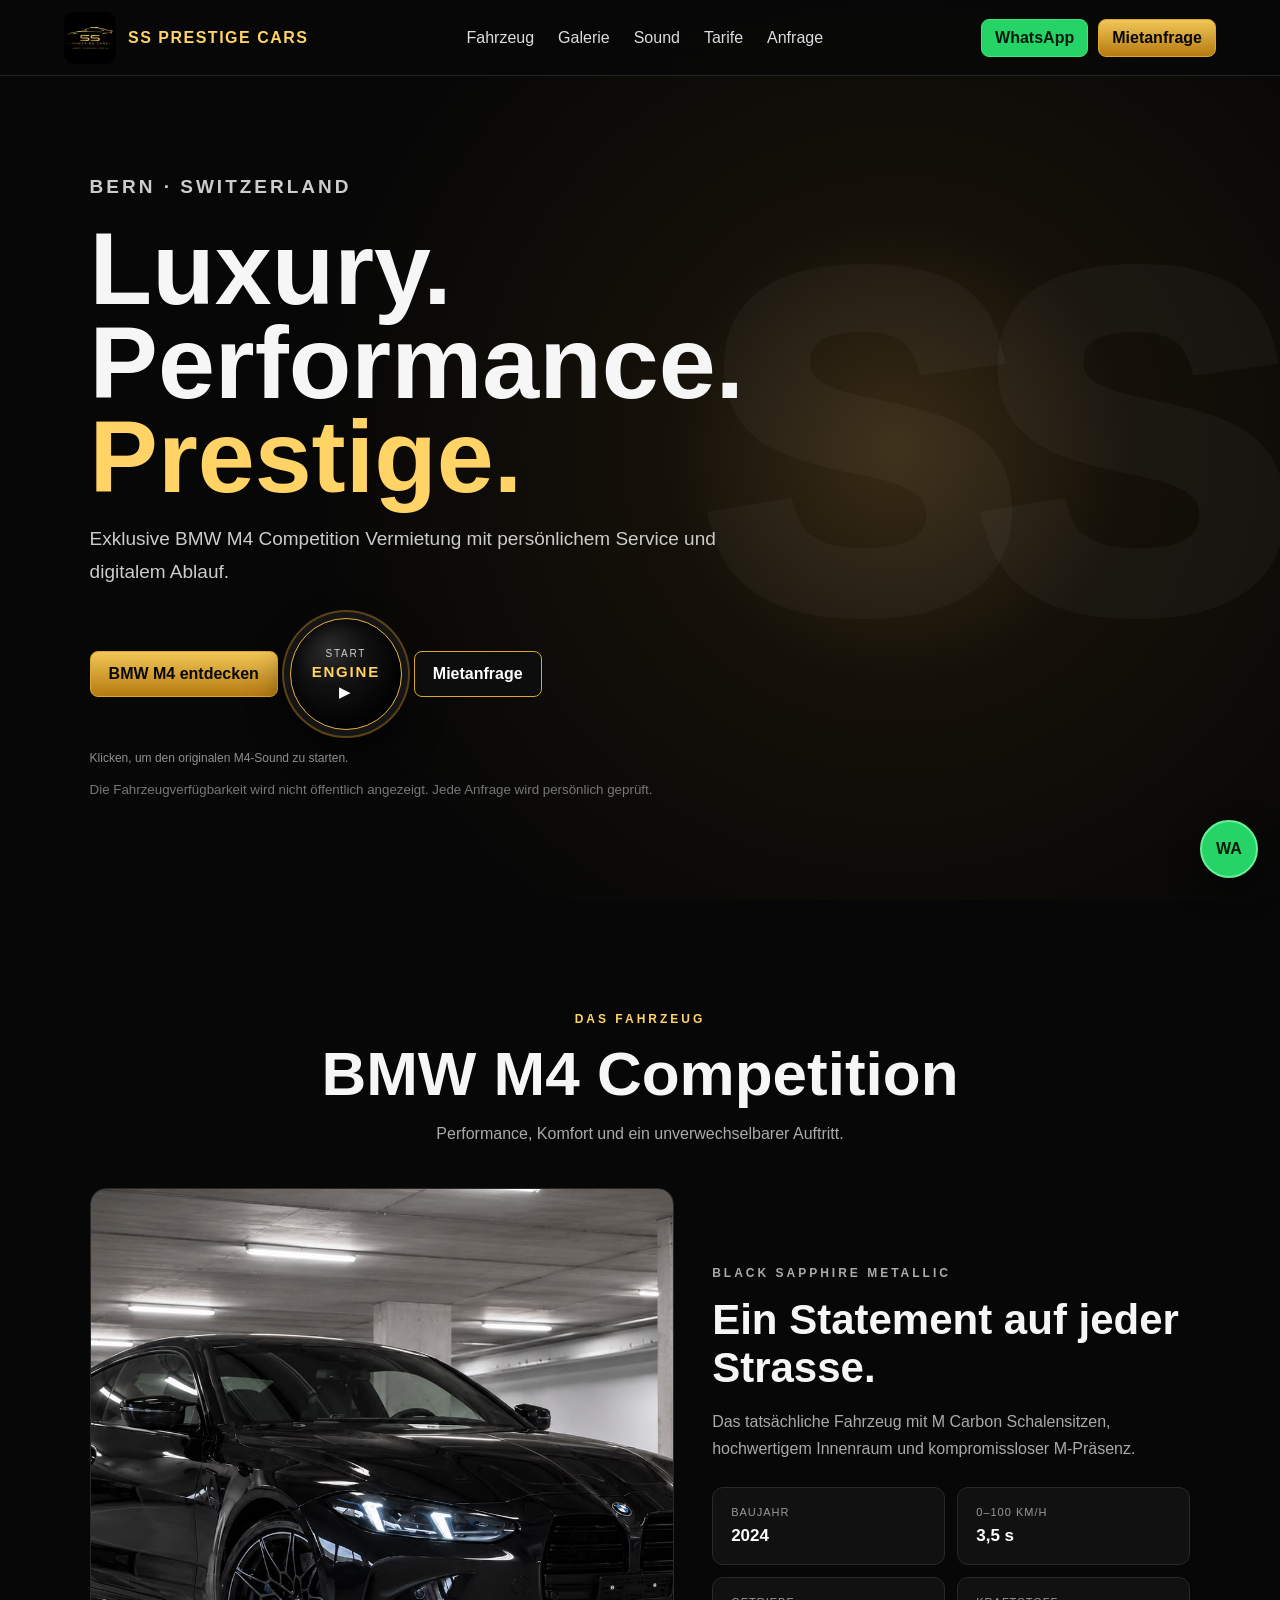
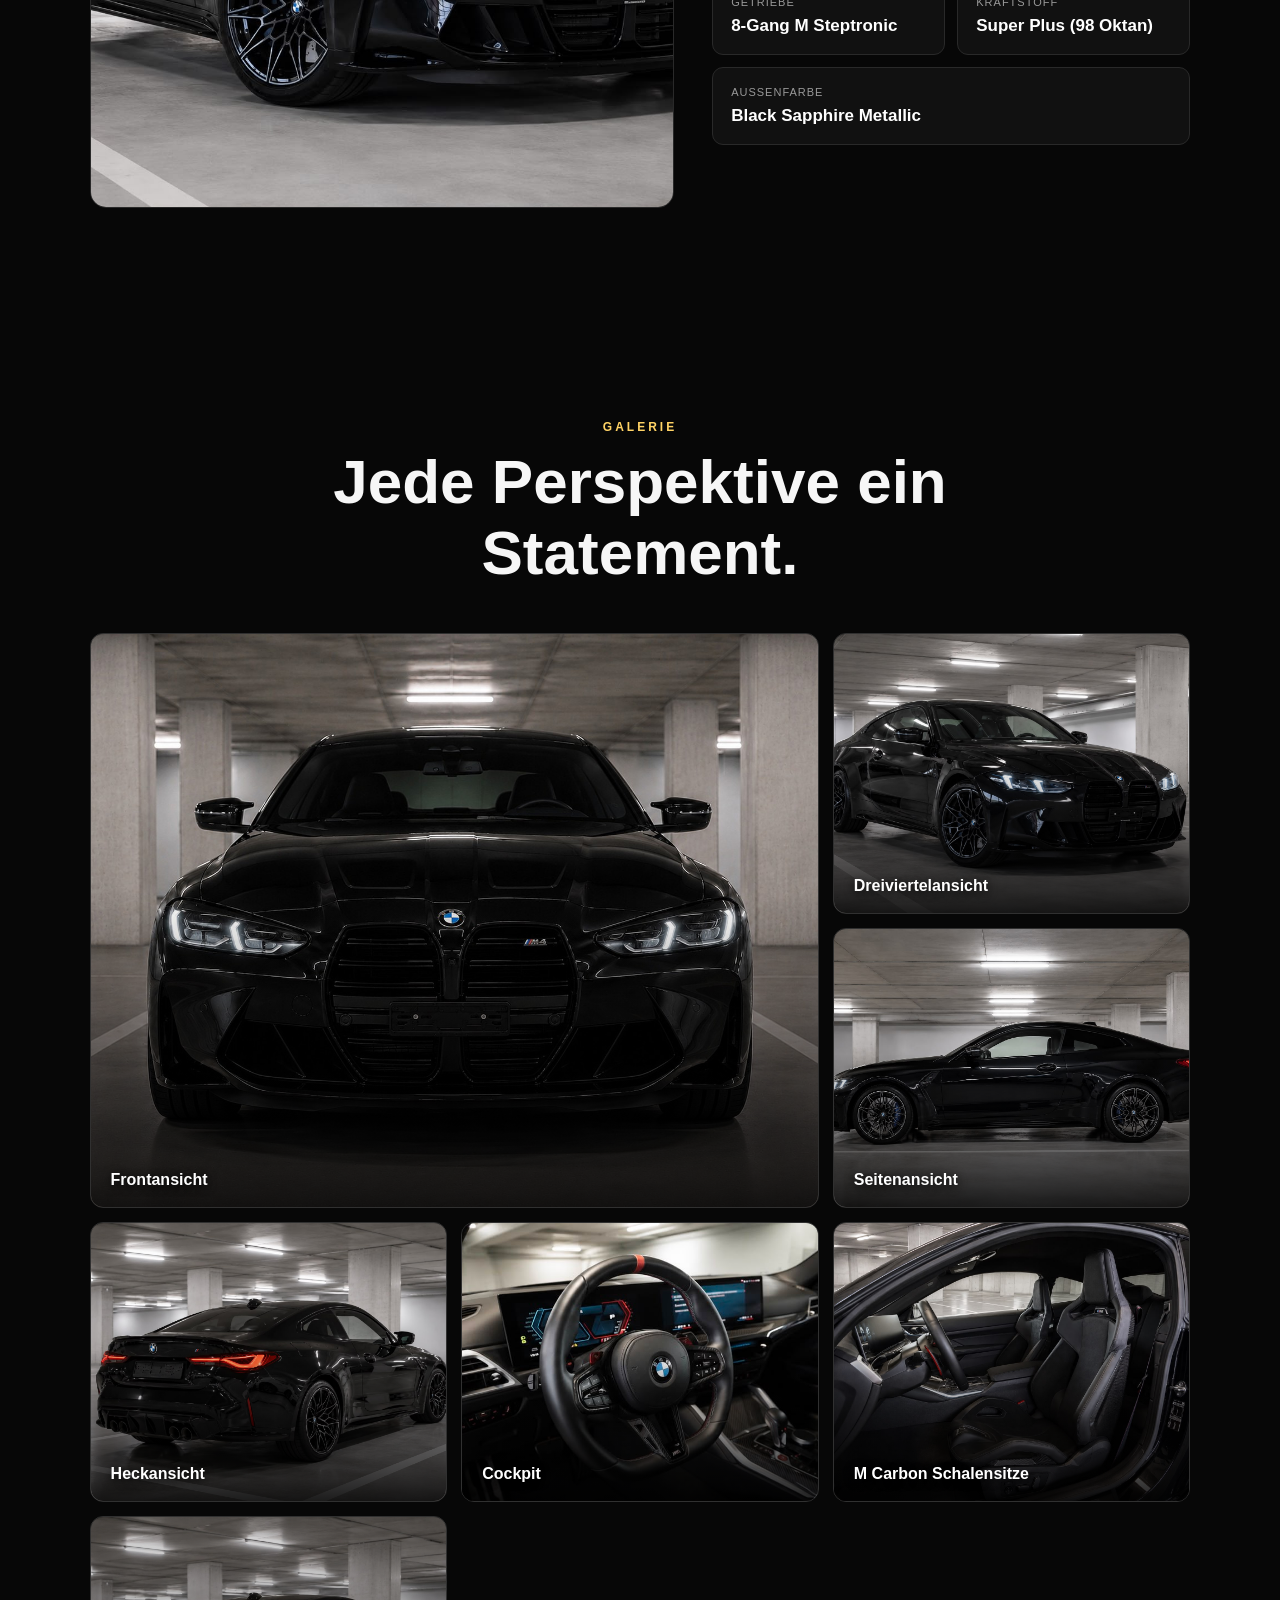
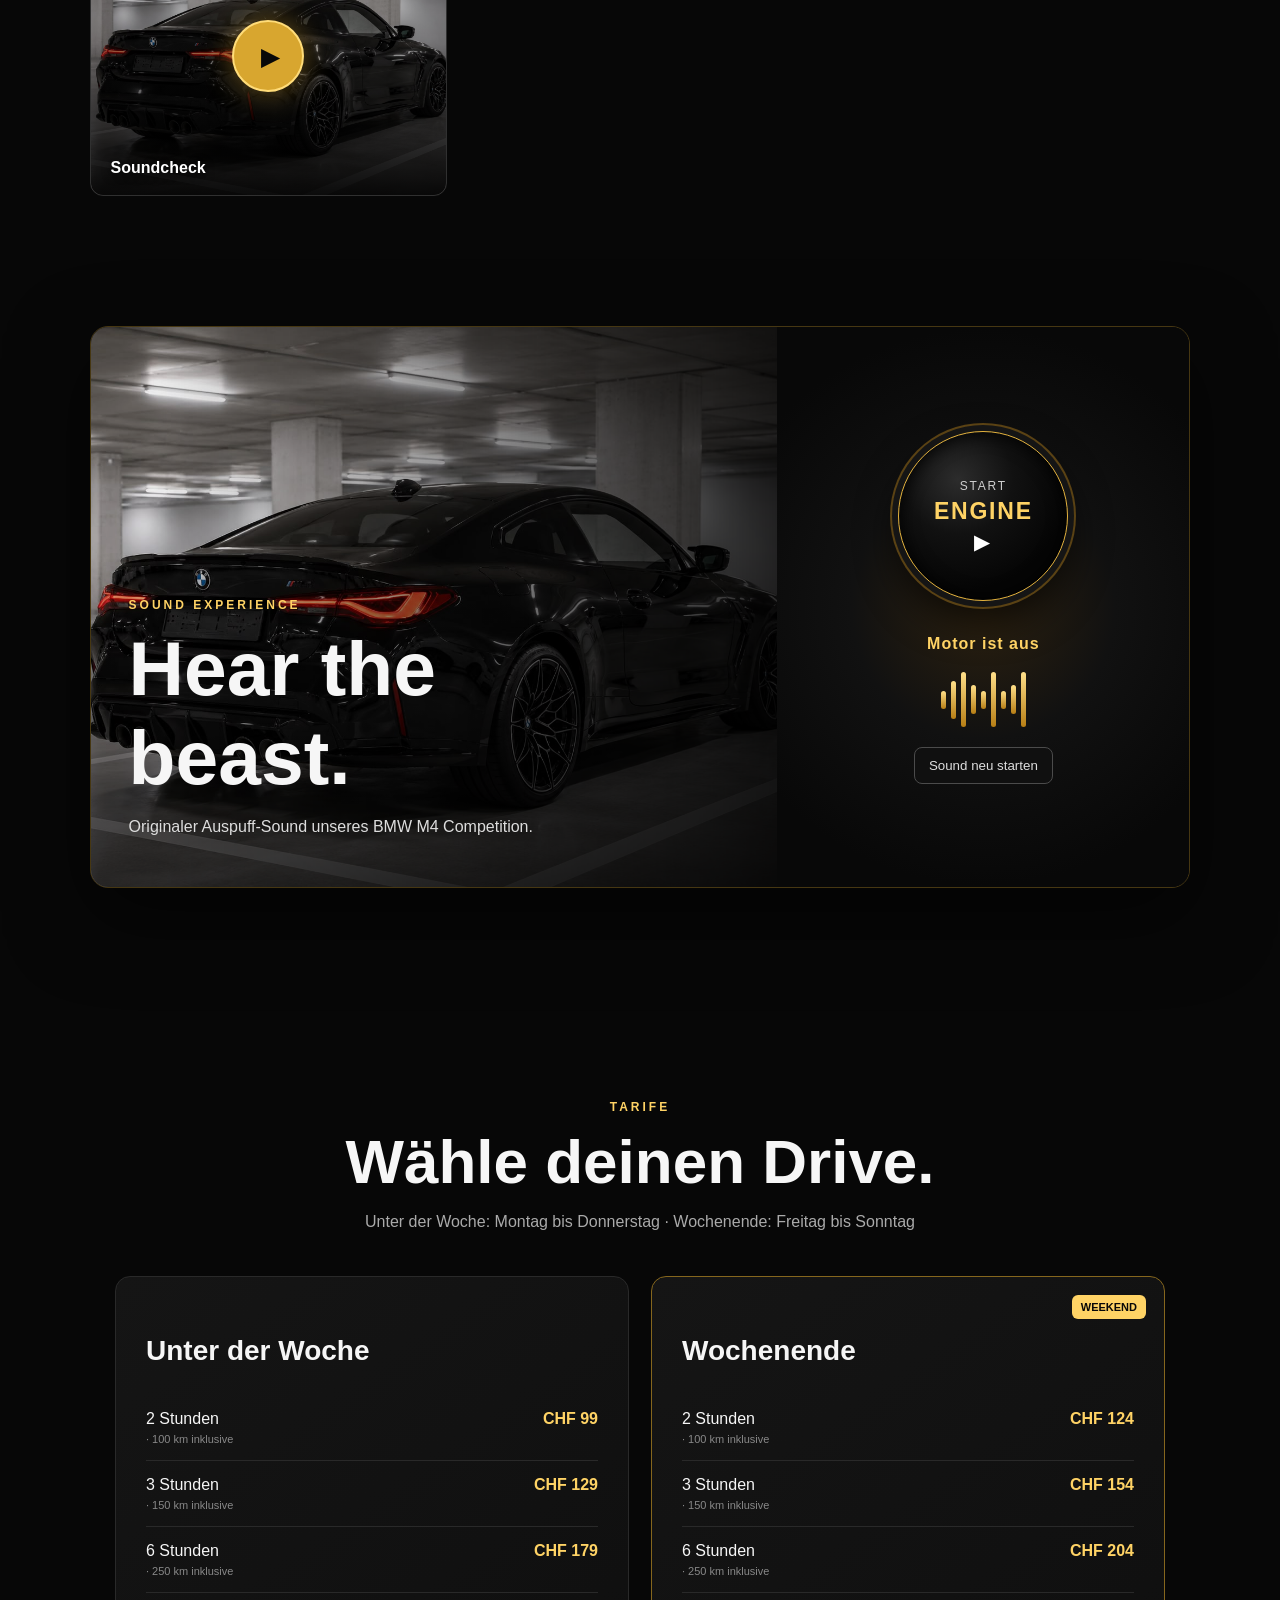
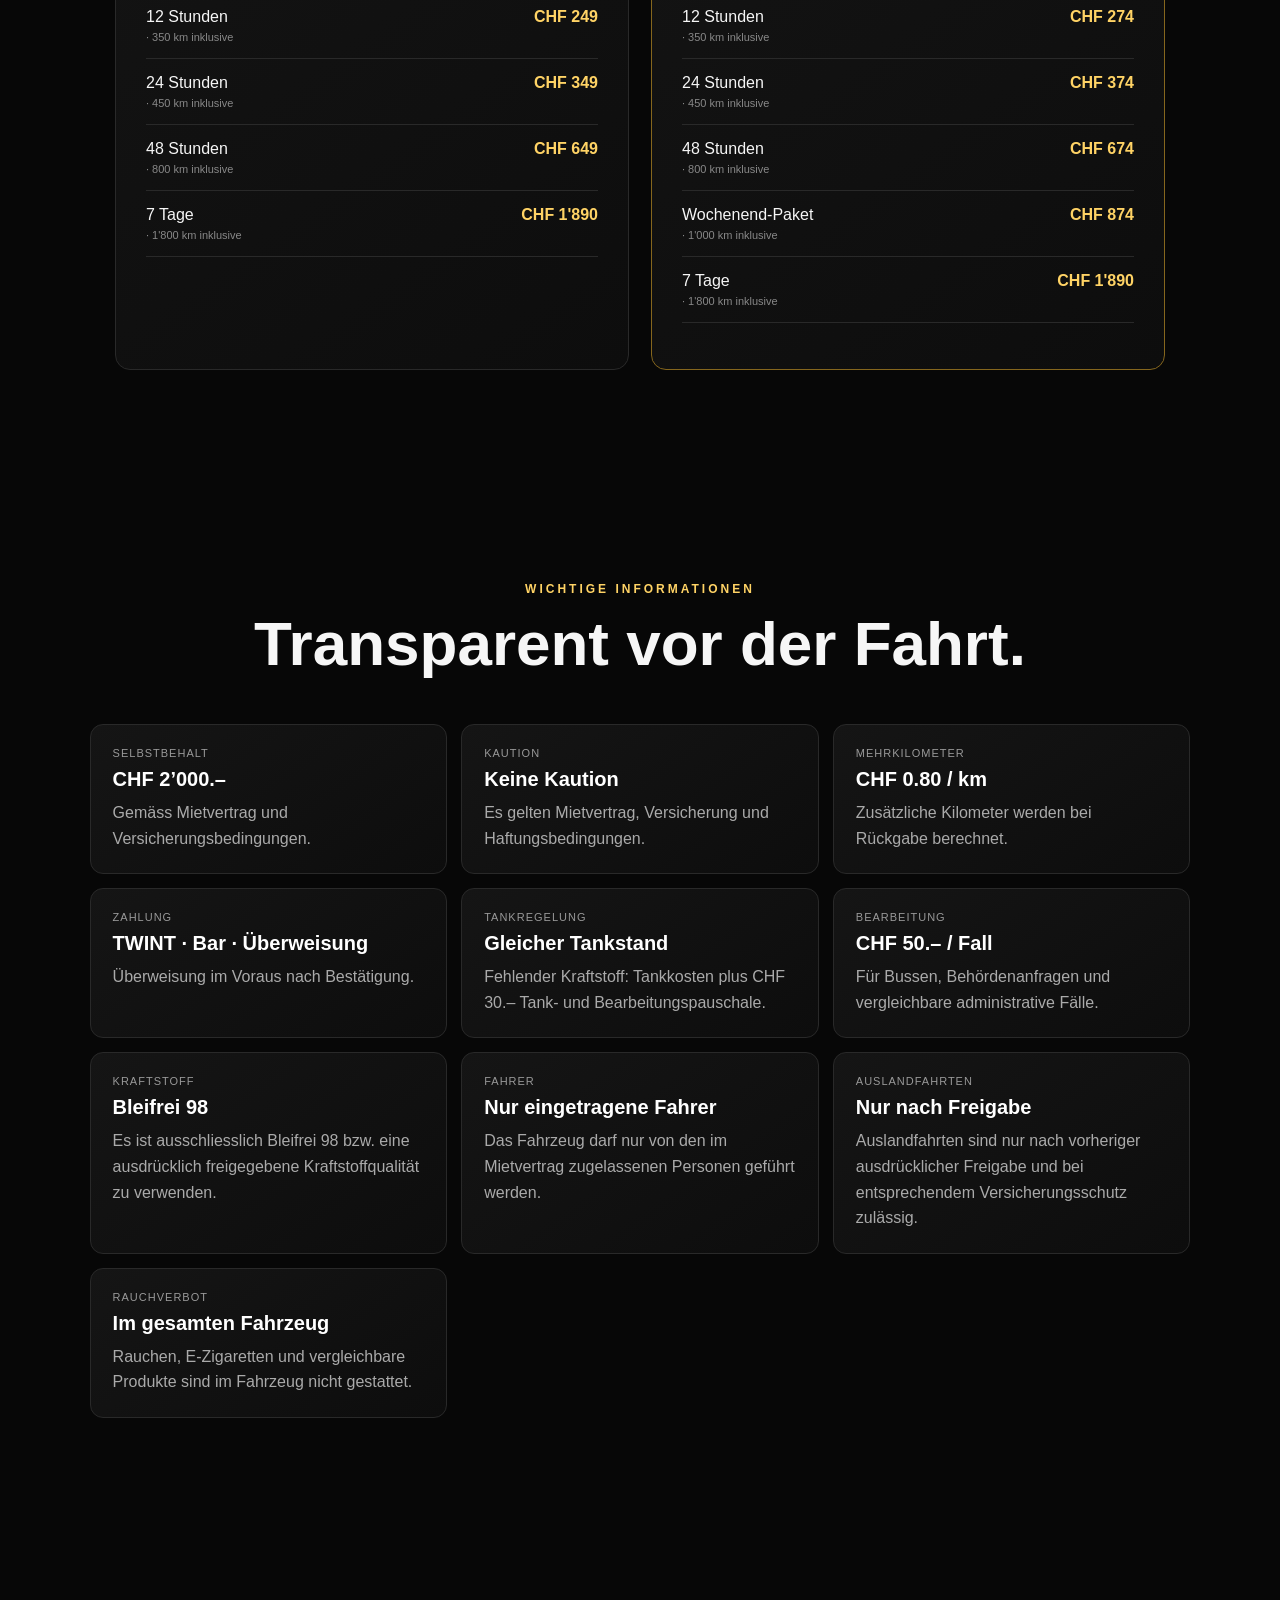
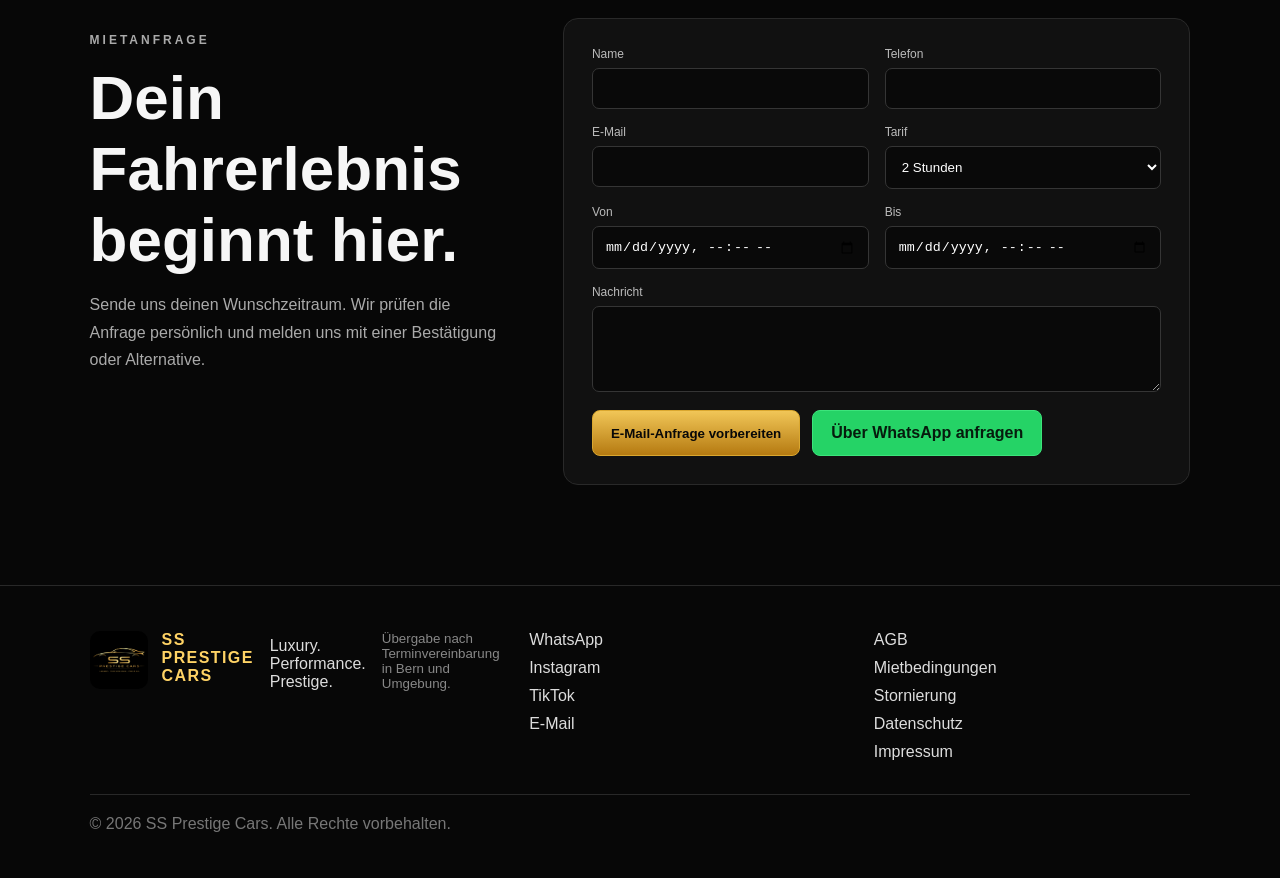
<file: index.html>
<!doctype html>
<html lang="de">
<head>
  <meta charset="utf-8">
  <meta name="viewport" content="width=device-width,initial-scale=1">
  <meta name="description" content="SS Prestige Cars – BMW M4 Competition Vermietung in Bern mit Wochen- und Wochenendtarifen.">
  <meta name="theme-color" content="#070707">
  <title>SS Prestige Cars | BMW M4 Competition</title>
  <link rel="icon" href="assets/logo.png">
  <link rel="stylesheet" href="styles.css">
</head>
<body>
<header class="header">
  <a class="brand" href="#home"><img src="assets/logo.png" alt="SS Prestige Cars Logo"><span>SS PRESTIGE CARS</span></a>
  <nav>
    <a href="#fahrzeug">Fahrzeug</a>
    <a href="#galerie">Galerie</a>
    <a href="#sound">Sound</a>
    <a href="#preise">Tarife</a>
    <a href="#anfrage">Anfrage</a>
  </nav>
  <div class="header-cta"><a class="whatsapp compact" href="https://wa.me/41797862408?text=Hallo%20SS%20Prestige%20Cars%2C%20ich%20interessiere%20mich%20f%C3%BCr%20eine%20Miete." target="_blank" rel="noopener">WhatsApp</a><a class="button compact" href="#anfrage">Mietanfrage</a></div>
</header>

<main>
<section class="hero" id="home">
  <div class="giant-ss">SS</div>
  <div class="hero-content">
    <p class="eyebrow">BERN · SWITZERLAND</p>
    <h1>Luxury.<br>Performance.<br><span>Prestige.</span></h1>
    <p>Exklusive BMW M4 Competition Vermietung mit persönlichem Service und digitalem Ablauf.</p>
    <div class="hero-actions premium-actions">
      <a class="button" href="#fahrzeug">BMW M4 entdecken</a>
      <button class="engine-button" id="heroEngineButton" type="button" aria-label="Motor-Sound starten">
        <span class="engine-ring">
          <small>START</small>
          <strong>ENGINE</strong>
          <em>▶</em>
        </span>
      </button>
      <a class="button outline" href="#anfrage">Mietanfrage</a>
    </div>
    <p class="engine-hint" id="heroEngineHint">Klicken, um den originalen M4-Sound zu starten.</p>
    <small>Die Fahrzeugverfügbarkeit wird nicht öffentlich angezeigt. Jede Anfrage wird persönlich geprüft.</small>
  </div>
</section>

<section class="section vehicle" id="fahrzeug">
  <div class="section-heading">
    <p class="eyebrow">DAS FAHRZEUG</p>
    <h2>BMW M4 Competition</h2>
    <p>Performance, Komfort und ein unverwechselbarer Auftritt.</p>
  </div>

  <div class="vehicle-feature">
    <img src="assets/hero.jpg" alt="BMW M4 Competition Dreiviertelansicht">
    <div class="vehicle-copy">
      <p class="eyebrow">BLACK SAPPHIRE METALLIC</p>
      <h3>Ein Statement auf jeder Strasse.</h3>
      <p>Das tatsächliche Fahrzeug mit M Carbon Schalensitzen, hochwertigem Innenraum und kompromissloser M-Präsenz.</p>
      <div class="spec-grid">
        <article><span>Baujahr</span><strong>2024</strong></article>
        <article><span>0–100 km/h</span><strong>3,5 s</strong></article>
        <article><span>Getriebe</span><strong>8-Gang M Steptronic</strong></article>
        <article><span>Kraftstoff</span><strong>Super Plus (98 Oktan)</strong></article>
        <article><span>Aussenfarbe</span><strong>Black Sapphire Metallic</strong></article>
      </div>
    </div>
  </div>
</section>

<section class="section gallery-section" id="galerie">
  <div class="section-heading">
    <p class="eyebrow">GALERIE</p>
    <h2>Jede Perspektive ein Statement.</h2>
  </div>

  <div class="gallery">
    <button class="gallery-card main" data-image="assets/front.jpg">
      <img src="assets/front.jpg" alt="BMW M4 Frontansicht">
      <span>Frontansicht</span>
    </button>
    <button class="gallery-card" data-image="assets/hero.jpg">
      <img src="assets/hero.jpg" alt="BMW M4 Dreiviertelansicht">
      <span>Dreiviertelansicht</span>
    </button>
    <button class="gallery-card" data-image="assets/side.jpg">
      <img src="assets/side.jpg" alt="BMW M4 Seitenansicht">
      <span>Seitenansicht</span>
    </button>
    <button class="gallery-card" data-image="assets/rear.jpg">
      <img src="assets/rear.jpg" alt="BMW M4 Heckansicht">
      <span>Heckansicht</span>
    </button>
    <button class="gallery-card" data-image="assets/cockpit.jpg">
      <img src="assets/cockpit.jpg" alt="BMW M4 Cockpit">
      <span>Cockpit</span>
    </button>
    <button class="gallery-card" data-image="assets/seats.jpg">
      <img src="assets/seats.jpg" alt="BMW M Carbon Schalensitze">
      <span>M Carbon Schalensitze</span>
    </button>

    <button class="gallery-card video-card" id="videoGalleryCard" type="button">
      <video muted playsinline preload="metadata" poster="assets/rear.jpg">
        <source src="assets/soundcheck.mp4" type="video/mp4">
      </video>
      <div class="video-play-icon">▶</div>
      <span>Soundcheck</span>
    </button>
  </div>
</section>

<section class="section sound-section" id="sound">
  <div class="sound-stage">
    <div class="sound-image">
      <img src="assets/rear.jpg" alt="BMW M4 Heckansicht mit Vierrohr-Auspuffanlage">
      <div class="sound-overlay"></div>
      <div class="sound-copy">
        <p class="eyebrow">SOUND EXPERIENCE</p>
        <h2>Hear the beast.</h2>
        <p>Originaler Auspuff-Sound unseres BMW M4 Competition.</p>
      </div>
    </div>

    <div class="engine-console">
      <button class="engine-button engine-button-large" id="soundEngineButton" type="button" aria-label="Motor-Sound starten">
        <span class="engine-ring">
          <small>START</small>
          <strong>ENGINE</strong>
          <em>▶</em>
        </span>
      </button>

      <div class="sound-information">
        <span id="soundStatus">Motor ist aus</span>
        <div class="wave" aria-hidden="true">
          <i></i><i></i><i></i><i></i><i></i><i></i><i></i><i></i><i></i>
        </div>
        <button class="sound-secondary" id="restartSound" type="button">Sound neu starten</button>
      </div>

      <audio id="audio" preload="metadata">
        <source src="assets/auspuff-sound.mp3" type="audio/mpeg">
      </audio>
    </div>
  </div>
</section>

<section class="section pricing" id="preise">
  <div class="section-heading">
    <p class="eyebrow">TARIFE</p>
    <h2>Wähle deinen Drive.</h2>
    <p>Unter der Woche: Montag bis Donnerstag · Wochenende: Freitag bis Sonntag</p>
  </div>

  <div class="price-grid">
    <article class="price-card">
      <h3>Unter der Woche</h3>
      <ul>
        <li><span>2 Stunden <small>· 100 km inklusive</small></span><strong>CHF 99</strong></li>
        <li><span>3 Stunden <small>· 150 km inklusive</small></span><strong>CHF 129</strong></li>
        <li><span>6 Stunden <small>· 250 km inklusive</small></span><strong>CHF 179</strong></li>
        <li><span>12 Stunden <small>· 350 km inklusive</small></span><strong>CHF 249</strong></li>
        <li><span>24 Stunden <small>· 450 km inklusive</small></span><strong>CHF 349</strong></li>
        <li><span>48 Stunden <small>· 800 km inklusive</small></span><strong>CHF 649</strong></li>
        <li><span>7 Tage <small>· 1'800 km inklusive</small></span><strong>CHF 1'890</strong></li>
      </ul>
    </article>

    <article class="price-card featured">
      <div class="badge">WEEKEND</div>
      <h3>Wochenende</h3>
      <ul>
        <li><span>2 Stunden <small>· 100 km inklusive</small></span><strong>CHF 124</strong></li>
        <li><span>3 Stunden <small>· 150 km inklusive</small></span><strong>CHF 154</strong></li>
        <li><span>6 Stunden <small>· 250 km inklusive</small></span><strong>CHF 204</strong></li>
        <li><span>12 Stunden <small>· 350 km inklusive</small></span><strong>CHF 274</strong></li>
        <li><span>24 Stunden <small>· 450 km inklusive</small></span><strong>CHF 374</strong></li>
        <li><span>48 Stunden <small>· 800 km inklusive</small></span><strong>CHF 674</strong></li>
        <li><span>Wochenend-Paket <small>· 1'000 km inklusive</small></span><strong>CHF 874</strong></li>
        <li><span>7 Tage <small>· 1'800 km inklusive</small></span><strong>CHF 1'890</strong></li>
      </ul>
    </article>
  </div>
</section>

<section class="section conditions" id="bedingungen">
  <div class="section-heading">
    <p class="eyebrow">WICHTIGE INFORMATIONEN</p>
    <h2>Transparent vor der Fahrt.</h2>
  </div>
  <div class="conditions-grid">
    <article><span>Selbstbehalt</span><strong>CHF 2’000.–</strong><p>Gemäss Mietvertrag und Versicherungsbedingungen.</p></article>
    <article><span>Kaution</span><strong>Keine Kaution</strong><p>Es gelten Mietvertrag, Versicherung und Haftungsbedingungen.</p></article>
    <article><span>Mehrkilometer</span><strong>CHF 0.80 / km</strong><p>Zusätzliche Kilometer werden bei Rückgabe berechnet.</p></article>
    <article><span>Zahlung</span><strong>TWINT · Bar · Überweisung</strong><p>Überweisung im Voraus nach Bestätigung.</p></article>
    <article><span>Tankregelung</span><strong>Gleicher Tankstand</strong><p>Fehlender Kraftstoff: Tankkosten plus CHF 30.– Tank- und Bearbeitungspauschale.</p></article>
    <article><span>Bearbeitung</span><strong>CHF 50.– / Fall</strong><p>Für Bussen, Behördenanfragen und vergleichbare administrative Fälle.</p></article>
    <article><span>Kraftstoff</span><strong>Bleifrei 98</strong><p>Es ist ausschliesslich Bleifrei 98 bzw. eine ausdrücklich freigegebene Kraftstoffqualität zu verwenden.</p></article>
    <article><span>Fahrer</span><strong>Nur eingetragene Fahrer</strong><p>Das Fahrzeug darf nur von den im Mietvertrag zugelassenen Personen geführt werden.</p></article>
    <article><span>Auslandfahrten</span><strong>Nur nach Freigabe</strong><p>Auslandfahrten sind nur nach vorheriger ausdrücklicher Freigabe und bei entsprechendem Versicherungsschutz zulässig.</p></article>
    <article><span>Rauchverbot</span><strong>Im gesamten Fahrzeug</strong><p>Rauchen, E-Zigaretten und vergleichbare Produkte sind im Fahrzeug nicht gestattet.</p></article>
  </div>
</section>

<section class="section request" id="anfrage">
  <div class="request-copy">
    <p class="eyebrow">MIETANFRAGE</p>
    <h2>Dein Fahrerlebnis beginnt hier.</h2>
    <p>Sende uns deinen Wunschzeitraum. Wir prüfen die Anfrage persönlich und melden uns mit einer Bestätigung oder Alternative.</p>
  </div>
  <form id="requestForm">
    <div class="form-grid">
      <label>Name<input id="requestName" name="Name" required></label>
      <label>Telefon<input id="requestPhone" name="Telefon" required></label>
      <label>E-Mail<input id="requestEmail" type="email" name="E-Mail" required></label>
      <label>Tarif<select id="requestTariff" name="Tarif"><option>2 Stunden</option><option>3 Stunden</option><option>6 Stunden</option><option>12 Stunden</option><option>24 Stunden</option><option>48 Stunden</option><option>Wochenend-Paket</option><option>7 Tage</option></select></label>
      <label>Von<input id="requestFrom" type="datetime-local" name="Von" required></label>
      <label>Bis<input id="requestTo" type="datetime-local" name="Bis" required></label>
      <label class="full">Nachricht<textarea id="requestMessage" name="Nachricht" rows="4"></textarea></label>
    </div>
    <div class="request-buttons"><button class="button" type="submit">E-Mail-Anfrage vorbereiten</button><a class="whatsapp" id="dynamicWhatsApp" href="#">Über WhatsApp anfragen</a></div>
  </form>
</section>
</main>

<footer>
  <div class="footer-brand"><img src="assets/logo.png" alt="SS Prestige Cars"><div><strong>SS PRESTIGE CARS</strong><p>Luxury. Performance. Prestige.</p><small>Übergabe nach Terminvereinbarung in Bern und Umgebung.</small></div></div>
  <div class="footer-links"><a href="https://wa.me/41797862408" target="_blank" rel="noopener">WhatsApp</a><a href="https://www.instagram.com/ssprestigecars.ch/" target="_blank" rel="noopener">Instagram</a><a href="https://www.tiktok.com/@ssprestigecars.ch" target="_blank" rel="noopener">TikTok</a><a href="mailto:ssprestigecars.ch@gmail.com">E-Mail</a></div>
  <div class="footer-links"><a href="agb.html">AGB</a><a href="mietbedingungen.html">Mietbedingungen</a><a href="stornierung.html">Stornierung</a><a href="datenschutz.html">Datenschutz</a><a href="impressum.html">Impressum</a></div>
  <p class="copyright">© 2026 SS Prestige Cars. Alle Rechte vorbehalten.</p>
</footer>

<a class="whatsapp-float" href="https://wa.me/41797862408?text=Hallo%20SS%20Prestige%20Cars%2C%20ich%20interessiere%20mich%20f%C3%BCr%20eine%20Miete." target="_blank" rel="noopener" aria-label="WhatsApp öffnen">WA</a>

<dialog id="videoLightbox" class="video-lightbox">
  <button id="closeVideoLightbox" aria-label="Schliessen">×</button>
  <div class="video-frame">
    <video id="soundcheckVideo" controls playsinline preload="metadata">
      <source src="assets/soundcheck.mp4" type="video/mp4">
    </video>
  </div>
</dialog>

<dialog id="lightbox">
  <button id="closeLightbox" aria-label="Schliessen">×</button>
  <img id="lightboxImage" alt="Vergrösserte Fahrzeugansicht">
</dialog>

<script src="script.js"></script>
</body>
</html>
</file>
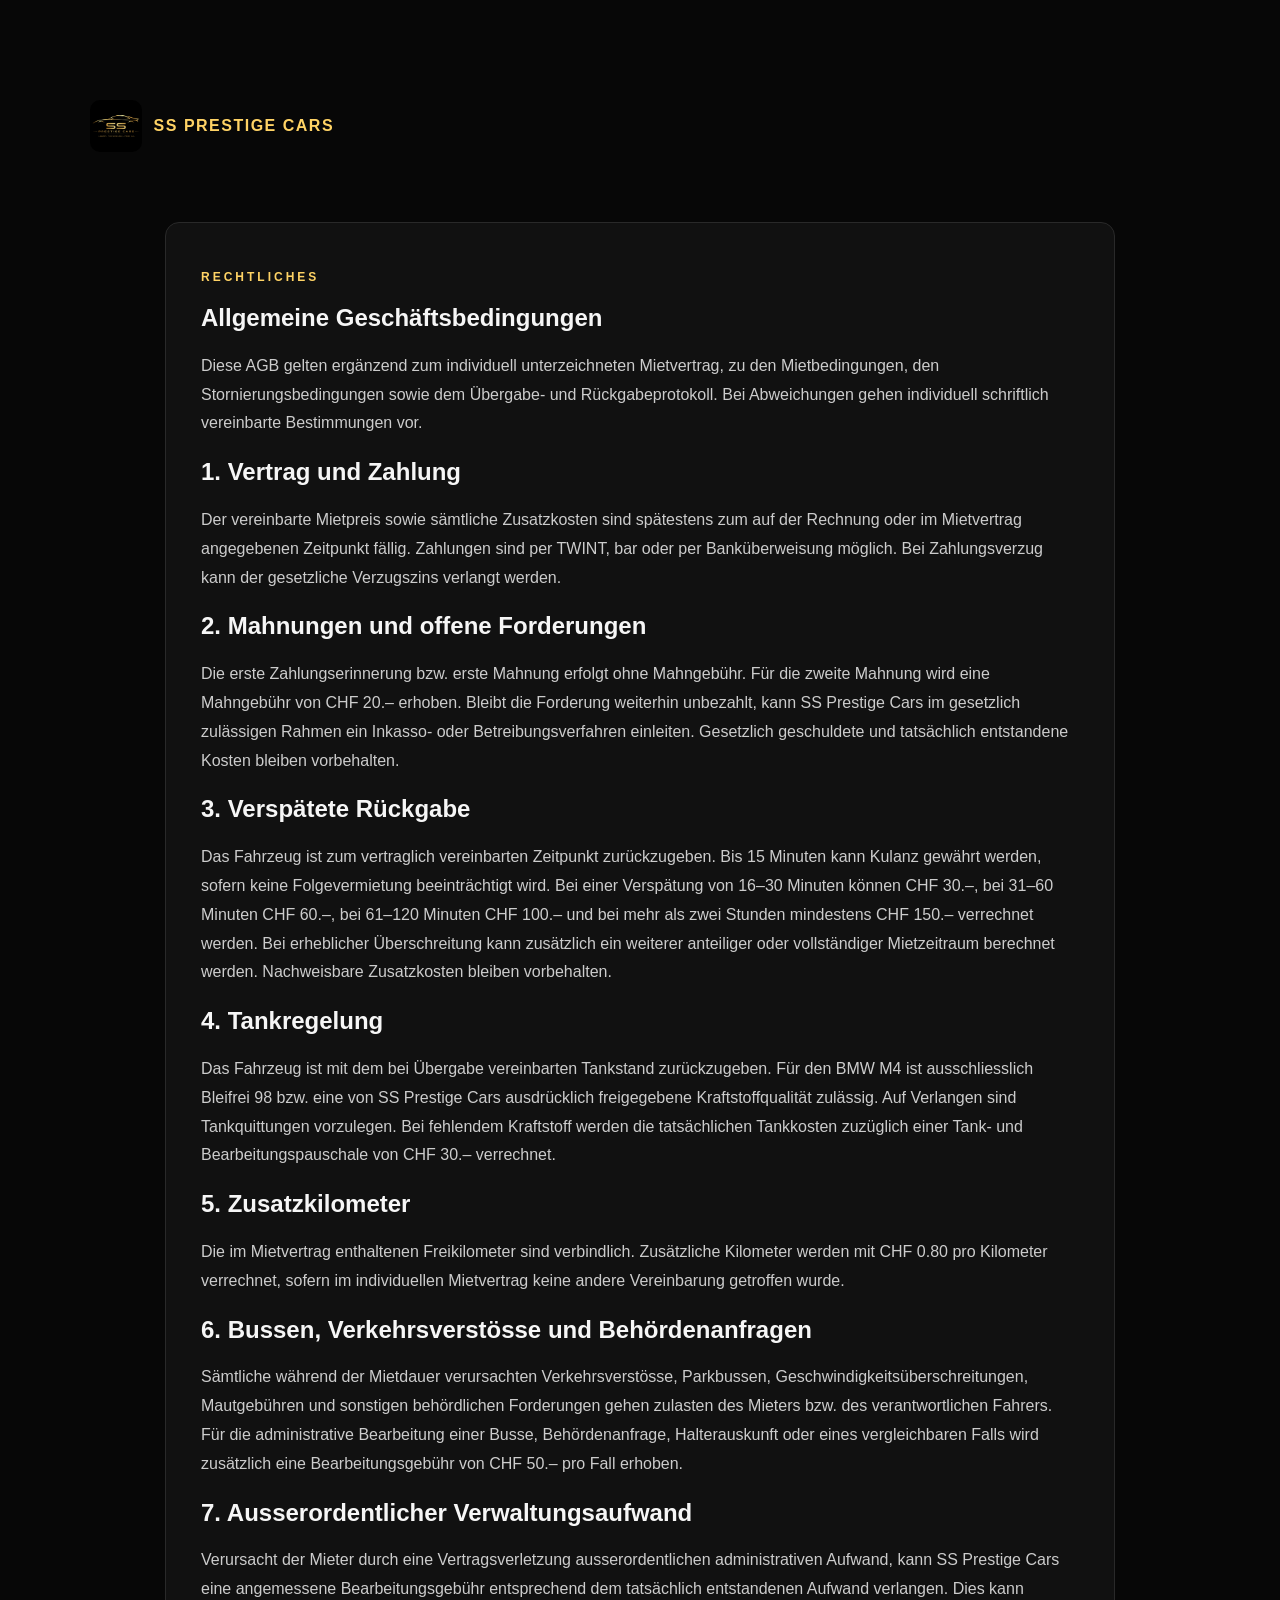
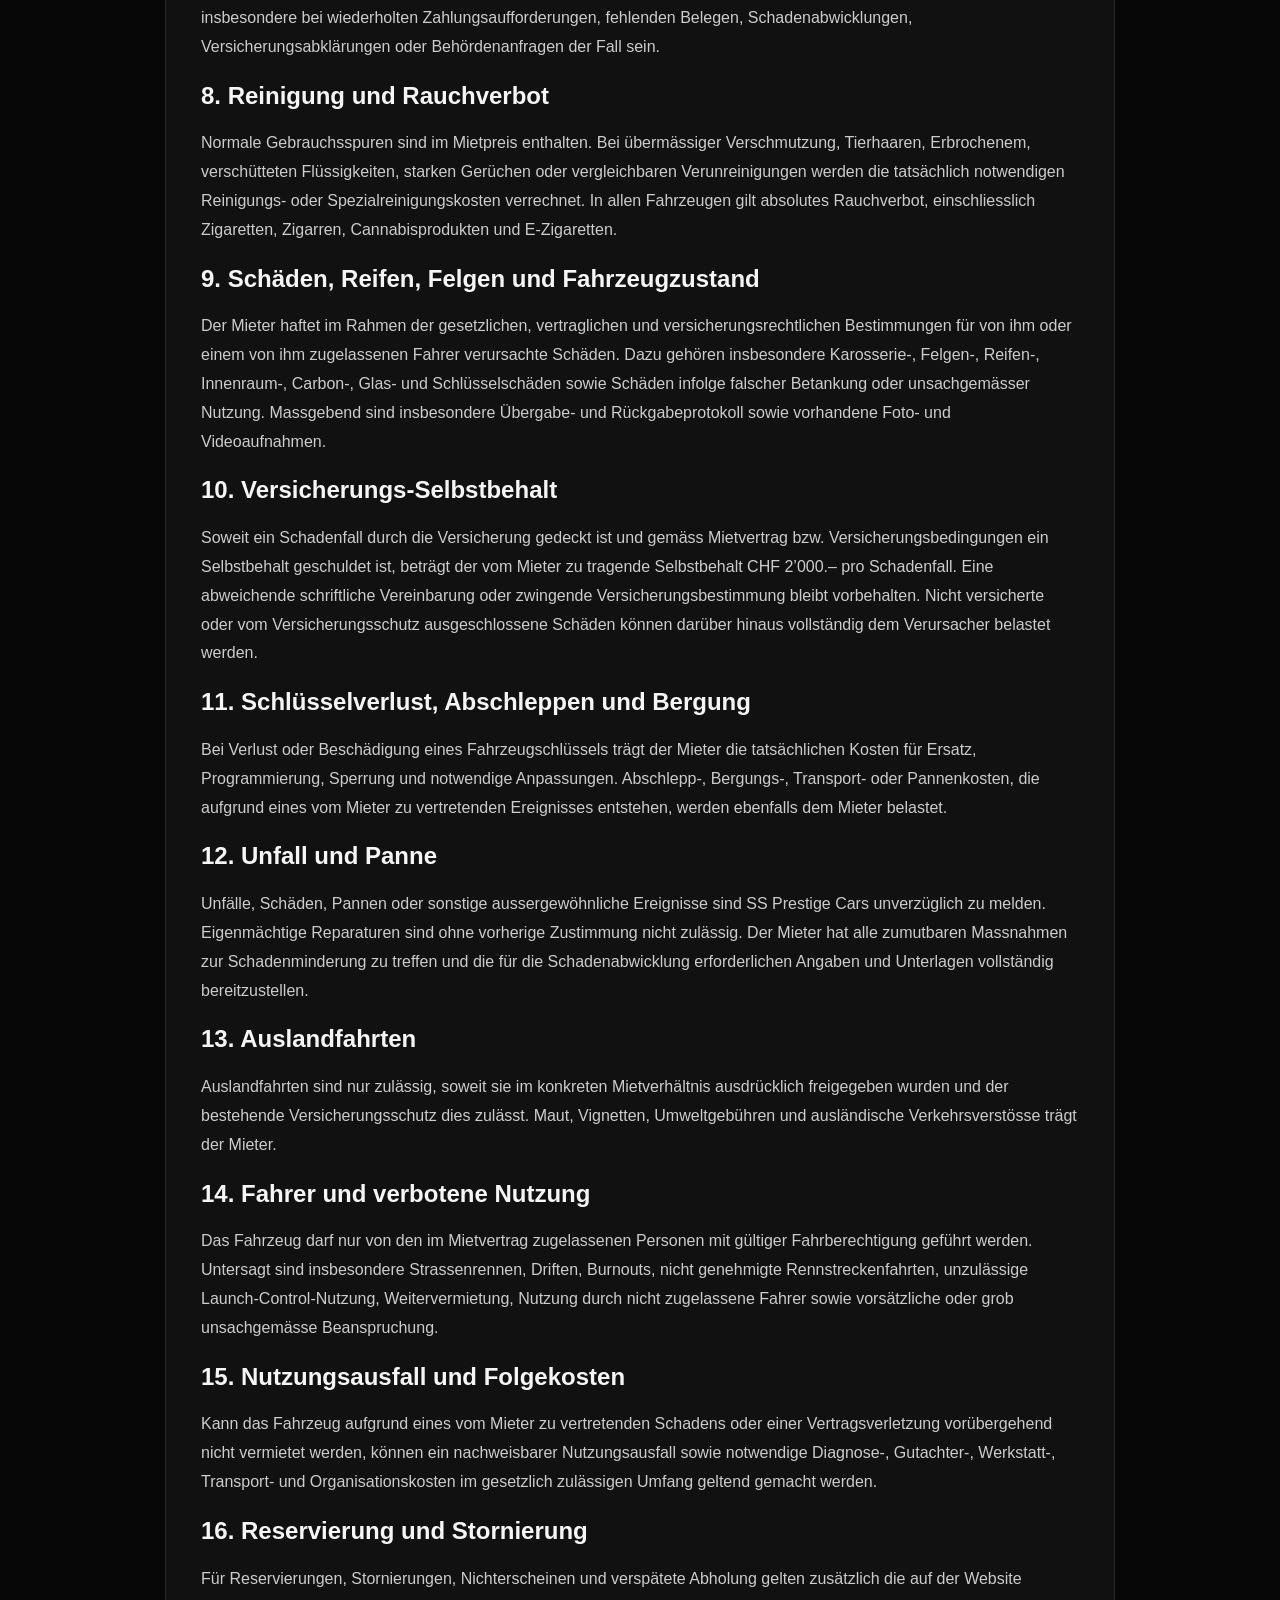
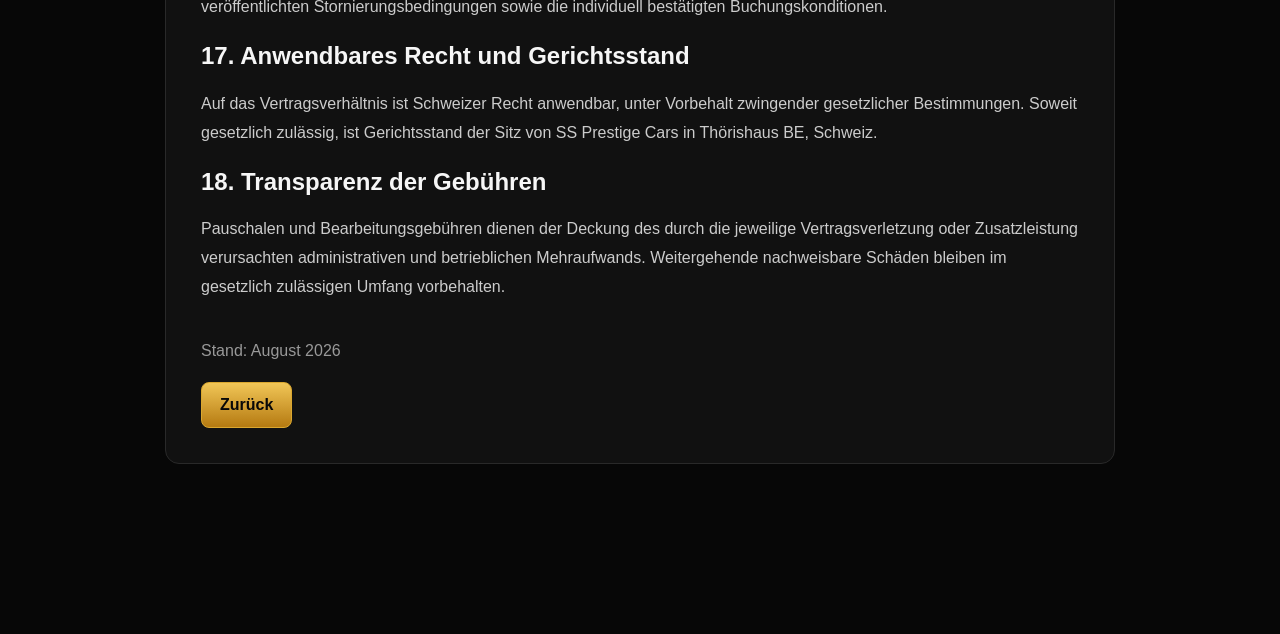
<file: agb.html>
<!doctype html>
<html lang="de">
<head>
  <meta charset="utf-8">
  <meta name="viewport" content="width=device-width,initial-scale=1">
  <title>Allgemeine Geschäftsbedingungen | SS Prestige Cars</title>
  <link rel="icon" href="assets/logo.png">
  <link rel="stylesheet" href="styles.css">
</head>
<body>
<main class="section">
  <a class="brand" href="index.html"><img src="assets/logo.png" alt="SS Prestige Cars Logo"><span>SS PRESTIGE CARS</span></a>
  <section style="max-width:950px;margin:70px auto;background:#111;border:1px solid #292929;border-radius:14px;padding:35px">
    <p class="eyebrow">RECHTLICHES</p>
    <h1>Allgemeine Geschäftsbedingungen</h1>
    <p style="line-height:1.8;color:#ccc">Diese AGB gelten ergänzend zum individuell unterzeichneten Mietvertrag, zu den Mietbedingungen, den Stornierungsbedingungen sowie dem Übergabe- und Rückgabeprotokoll. Bei Abweichungen gehen individuell schriftlich vereinbarte Bestimmungen vor.</p>

    <h2>1. Vertrag und Zahlung</h2>
    <p style="line-height:1.8;color:#ccc">Der vereinbarte Mietpreis sowie sämtliche Zusatzkosten sind spätestens zum auf der Rechnung oder im Mietvertrag angegebenen Zeitpunkt fällig. Zahlungen sind per TWINT, bar oder per Banküberweisung möglich. Bei Zahlungsverzug kann der gesetzliche Verzugszins verlangt werden.</p>

    <h2>2. Mahnungen und offene Forderungen</h2>
    <p style="line-height:1.8;color:#ccc">Die erste Zahlungserinnerung bzw. erste Mahnung erfolgt ohne Mahngebühr. Für die zweite Mahnung wird eine Mahngebühr von CHF 20.– erhoben. Bleibt die Forderung weiterhin unbezahlt, kann SS Prestige Cars im gesetzlich zulässigen Rahmen ein Inkasso- oder Betreibungsverfahren einleiten. Gesetzlich geschuldete und tatsächlich entstandene Kosten bleiben vorbehalten.</p>

    <h2>3. Verspätete Rückgabe</h2>
    <p style="line-height:1.8;color:#ccc">Das Fahrzeug ist zum vertraglich vereinbarten Zeitpunkt zurückzugeben. Bis 15 Minuten kann Kulanz gewährt werden, sofern keine Folgevermietung beeinträchtigt wird. Bei einer Verspätung von 16–30 Minuten können CHF 30.–, bei 31–60 Minuten CHF 60.–, bei 61–120 Minuten CHF 100.– und bei mehr als zwei Stunden mindestens CHF 150.– verrechnet werden. Bei erheblicher Überschreitung kann zusätzlich ein weiterer anteiliger oder vollständiger Mietzeitraum berechnet werden. Nachweisbare Zusatzkosten bleiben vorbehalten.</p>

    <h2>4. Tankregelung</h2>
    <p style="line-height:1.8;color:#ccc">Das Fahrzeug ist mit dem bei Übergabe vereinbarten Tankstand zurückzugeben. Für den BMW M4 ist ausschliesslich Bleifrei 98 bzw. eine von SS Prestige Cars ausdrücklich freigegebene Kraftstoffqualität zulässig. Auf Verlangen sind Tankquittungen vorzulegen. Bei fehlendem Kraftstoff werden die tatsächlichen Tankkosten zuzüglich einer Tank- und Bearbeitungspauschale von CHF 30.– verrechnet.</p>

    <h2>5. Zusatzkilometer</h2>
    <p style="line-height:1.8;color:#ccc">Die im Mietvertrag enthaltenen Freikilometer sind verbindlich. Zusätzliche Kilometer werden mit CHF 0.80 pro Kilometer verrechnet, sofern im individuellen Mietvertrag keine andere Vereinbarung getroffen wurde.</p>

    <h2>6. Bussen, Verkehrsverstösse und Behördenanfragen</h2>
    <p style="line-height:1.8;color:#ccc">Sämtliche während der Mietdauer verursachten Verkehrsverstösse, Parkbussen, Geschwindigkeitsüberschreitungen, Mautgebühren und sonstigen behördlichen Forderungen gehen zulasten des Mieters bzw. des verantwortlichen Fahrers. Für die administrative Bearbeitung einer Busse, Behördenanfrage, Halterauskunft oder eines vergleichbaren Falls wird zusätzlich eine Bearbeitungsgebühr von CHF 50.– pro Fall erhoben.</p>

    <h2>7. Ausserordentlicher Verwaltungsaufwand</h2>
    <p style="line-height:1.8;color:#ccc">Verursacht der Mieter durch eine Vertragsverletzung ausserordentlichen administrativen Aufwand, kann SS Prestige Cars eine angemessene Bearbeitungsgebühr entsprechend dem tatsächlich entstandenen Aufwand verlangen. Dies kann insbesondere bei wiederholten Zahlungsaufforderungen, fehlenden Belegen, Schadenabwicklungen, Versicherungsabklärungen oder Behördenanfragen der Fall sein.</p>

    <h2>8. Reinigung und Rauchverbot</h2>
    <p style="line-height:1.8;color:#ccc">Normale Gebrauchsspuren sind im Mietpreis enthalten. Bei übermässiger Verschmutzung, Tierhaaren, Erbrochenem, verschütteten Flüssigkeiten, starken Gerüchen oder vergleichbaren Verunreinigungen werden die tatsächlich notwendigen Reinigungs- oder Spezialreinigungskosten verrechnet. In allen Fahrzeugen gilt absolutes Rauchverbot, einschliesslich Zigaretten, Zigarren, Cannabisprodukten und E-Zigaretten.</p>

    <h2>9. Schäden, Reifen, Felgen und Fahrzeugzustand</h2>
    <p style="line-height:1.8;color:#ccc">Der Mieter haftet im Rahmen der gesetzlichen, vertraglichen und versicherungsrechtlichen Bestimmungen für von ihm oder einem von ihm zugelassenen Fahrer verursachte Schäden. Dazu gehören insbesondere Karosserie-, Felgen-, Reifen-, Innenraum-, Carbon-, Glas- und Schlüsselschäden sowie Schäden infolge falscher Betankung oder unsachgemässer Nutzung. Massgebend sind insbesondere Übergabe- und Rückgabeprotokoll sowie vorhandene Foto- und Videoaufnahmen.</p>

    <h2>10. Versicherungs-Selbstbehalt</h2>
    <p style="line-height:1.8;color:#ccc">Soweit ein Schadenfall durch die Versicherung gedeckt ist und gemäss Mietvertrag bzw. Versicherungsbedingungen ein Selbstbehalt geschuldet ist, beträgt der vom Mieter zu tragende Selbstbehalt CHF 2’000.– pro Schadenfall. Eine abweichende schriftliche Vereinbarung oder zwingende Versicherungsbestimmung bleibt vorbehalten. Nicht versicherte oder vom Versicherungsschutz ausgeschlossene Schäden können darüber hinaus vollständig dem Verursacher belastet werden.</p>

    <h2>11. Schlüsselverlust, Abschleppen und Bergung</h2>
    <p style="line-height:1.8;color:#ccc">Bei Verlust oder Beschädigung eines Fahrzeugschlüssels trägt der Mieter die tatsächlichen Kosten für Ersatz, Programmierung, Sperrung und notwendige Anpassungen. Abschlepp-, Bergungs-, Transport- oder Pannenkosten, die aufgrund eines vom Mieter zu vertretenden Ereignisses entstehen, werden ebenfalls dem Mieter belastet.</p>

    <h2>12. Unfall und Panne</h2>
    <p style="line-height:1.8;color:#ccc">Unfälle, Schäden, Pannen oder sonstige aussergewöhnliche Ereignisse sind SS Prestige Cars unverzüglich zu melden. Eigenmächtige Reparaturen sind ohne vorherige Zustimmung nicht zulässig. Der Mieter hat alle zumutbaren Massnahmen zur Schadenminderung zu treffen und die für die Schadenabwicklung erforderlichen Angaben und Unterlagen vollständig bereitzustellen.</p>

    <h2>13. Auslandfahrten</h2>
    <p style="line-height:1.8;color:#ccc">Auslandfahrten sind nur zulässig, soweit sie im konkreten Mietverhältnis ausdrücklich freigegeben wurden und der bestehende Versicherungsschutz dies zulässt. Maut, Vignetten, Umweltgebühren und ausländische Verkehrsverstösse trägt der Mieter.</p>

    <h2>14. Fahrer und verbotene Nutzung</h2>
    <p style="line-height:1.8;color:#ccc">Das Fahrzeug darf nur von den im Mietvertrag zugelassenen Personen mit gültiger Fahrberechtigung geführt werden. Untersagt sind insbesondere Strassenrennen, Driften, Burnouts, nicht genehmigte Rennstreckenfahrten, unzulässige Launch-Control-Nutzung, Weitervermietung, Nutzung durch nicht zugelassene Fahrer sowie vorsätzliche oder grob unsachgemässe Beanspruchung.</p>

    <h2>15. Nutzungsausfall und Folgekosten</h2>
    <p style="line-height:1.8;color:#ccc">Kann das Fahrzeug aufgrund eines vom Mieter zu vertretenden Schadens oder einer Vertragsverletzung vorübergehend nicht vermietet werden, können ein nachweisbarer Nutzungsausfall sowie notwendige Diagnose-, Gutachter-, Werkstatt-, Transport- und Organisationskosten im gesetzlich zulässigen Umfang geltend gemacht werden.</p>

    <h2>16. Reservierung und Stornierung</h2>
    <p style="line-height:1.8;color:#ccc">Für Reservierungen, Stornierungen, Nichterscheinen und verspätete Abholung gelten zusätzlich die auf der Website veröffentlichten Stornierungsbedingungen sowie die individuell bestätigten Buchungskonditionen.</p>

    <h2>17. Anwendbares Recht und Gerichtsstand</h2>
    <p style="line-height:1.8;color:#ccc">Auf das Vertragsverhältnis ist Schweizer Recht anwendbar, unter Vorbehalt zwingender gesetzlicher Bestimmungen. Soweit gesetzlich zulässig, ist Gerichtsstand der Sitz von SS Prestige Cars in Thörishaus BE, Schweiz.</p>

    <h2>18. Transparenz der Gebühren</h2>
    <p style="line-height:1.8;color:#ccc">Pauschalen und Bearbeitungsgebühren dienen der Deckung des durch die jeweilige Vertragsverletzung oder Zusatzleistung verursachten administrativen und betrieblichen Mehraufwands. Weitergehende nachweisbare Schäden bleiben im gesetzlich zulässigen Umfang vorbehalten.</p>

    <p style="line-height:1.8;color:#999;margin-top:35px">Stand: August 2026</p>
    <a class="button" href="index.html">Zurück</a>
  </section>
</main>
</body>
</html>
</file>
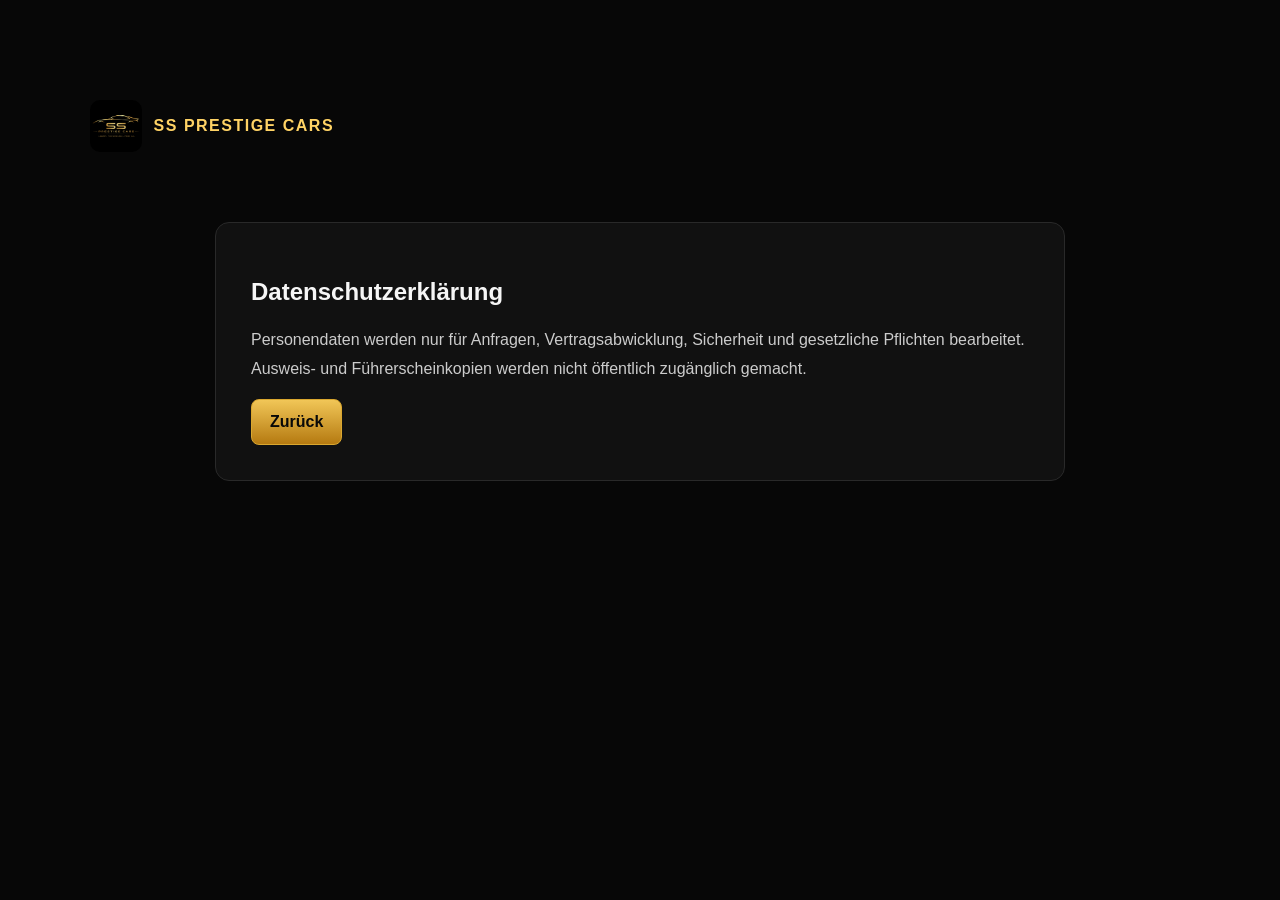
<file: datenschutz.html>
<!doctype html><html lang="de"><head><meta charset="utf-8"><meta name="viewport" content="width=device-width"><title>Datenschutzerklärung</title><link rel="stylesheet" href="styles.css"></head><body><main class="section"><a class="brand" href="index.html"><img src="assets/logo.png"><span>SS PRESTIGE CARS</span></a><section style="max-width:850px;margin:70px auto;background:#111;border:1px solid #292929;border-radius:14px;padding:35px"><h1>Datenschutzerklärung</h1><p style="line-height:1.8;color:#ccc">Personendaten werden nur für Anfragen, Vertragsabwicklung, Sicherheit und gesetzliche Pflichten bearbeitet. Ausweis- und Führerscheinkopien werden nicht öffentlich zugänglich gemacht.</p><a class="button" href="index.html">Zurück</a></section></main></body></html>
</file>
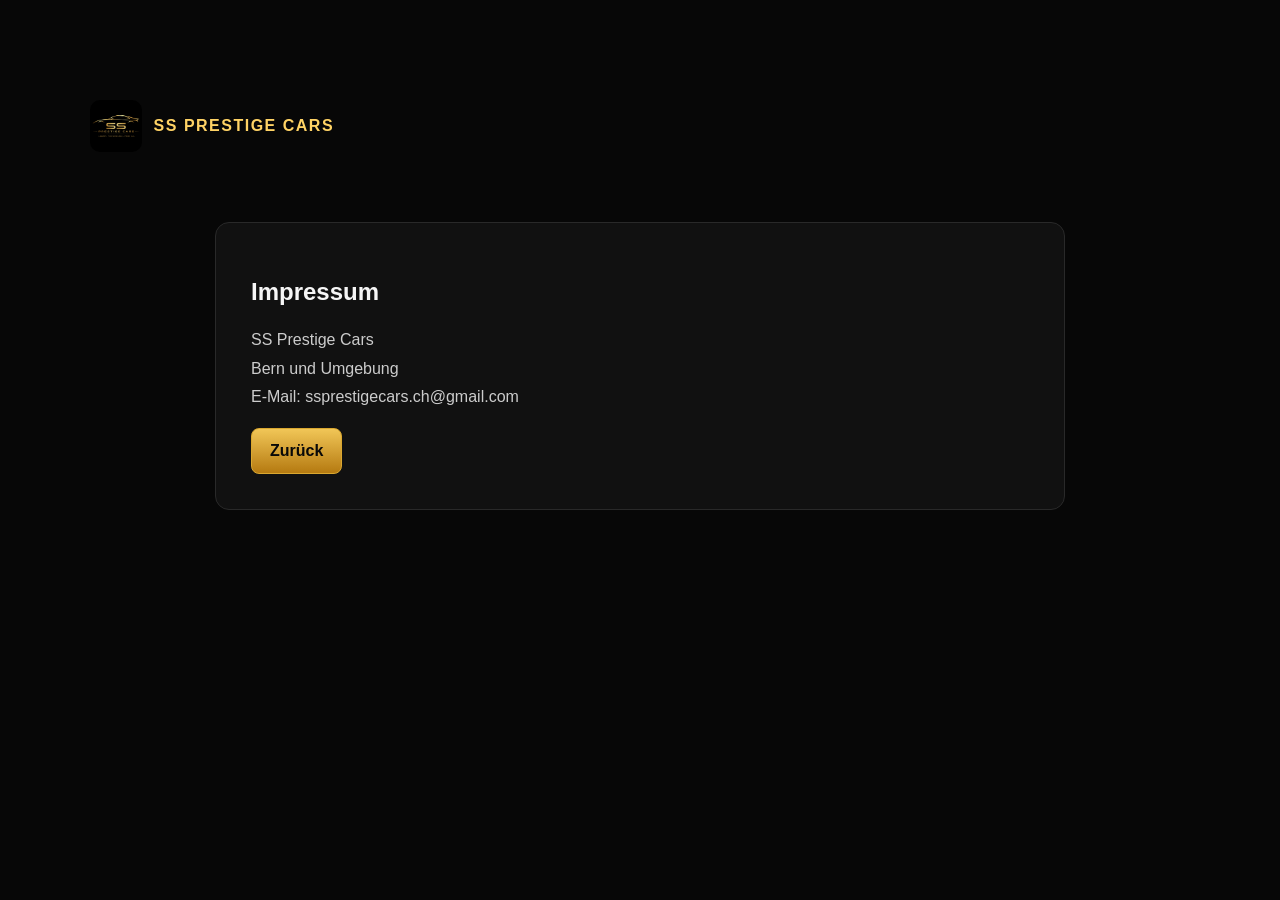
<file: impressum.html>
<!doctype html><html lang="de"><head><meta charset="utf-8"><meta name="viewport" content="width=device-width"><title>Impressum</title><link rel="stylesheet" href="styles.css"></head><body><main class="section"><a class="brand" href="index.html"><img src="assets/logo.png"><span>SS PRESTIGE CARS</span></a><section style="max-width:850px;margin:70px auto;background:#111;border:1px solid #292929;border-radius:14px;padding:35px"><h1>Impressum</h1><p style="line-height:1.8;color:#ccc">SS Prestige Cars<br>Bern und Umgebung<br>E-Mail: ssprestigecars.ch@gmail.com</p><a class="button" href="index.html">Zurück</a></section></main></body></html>
</file>
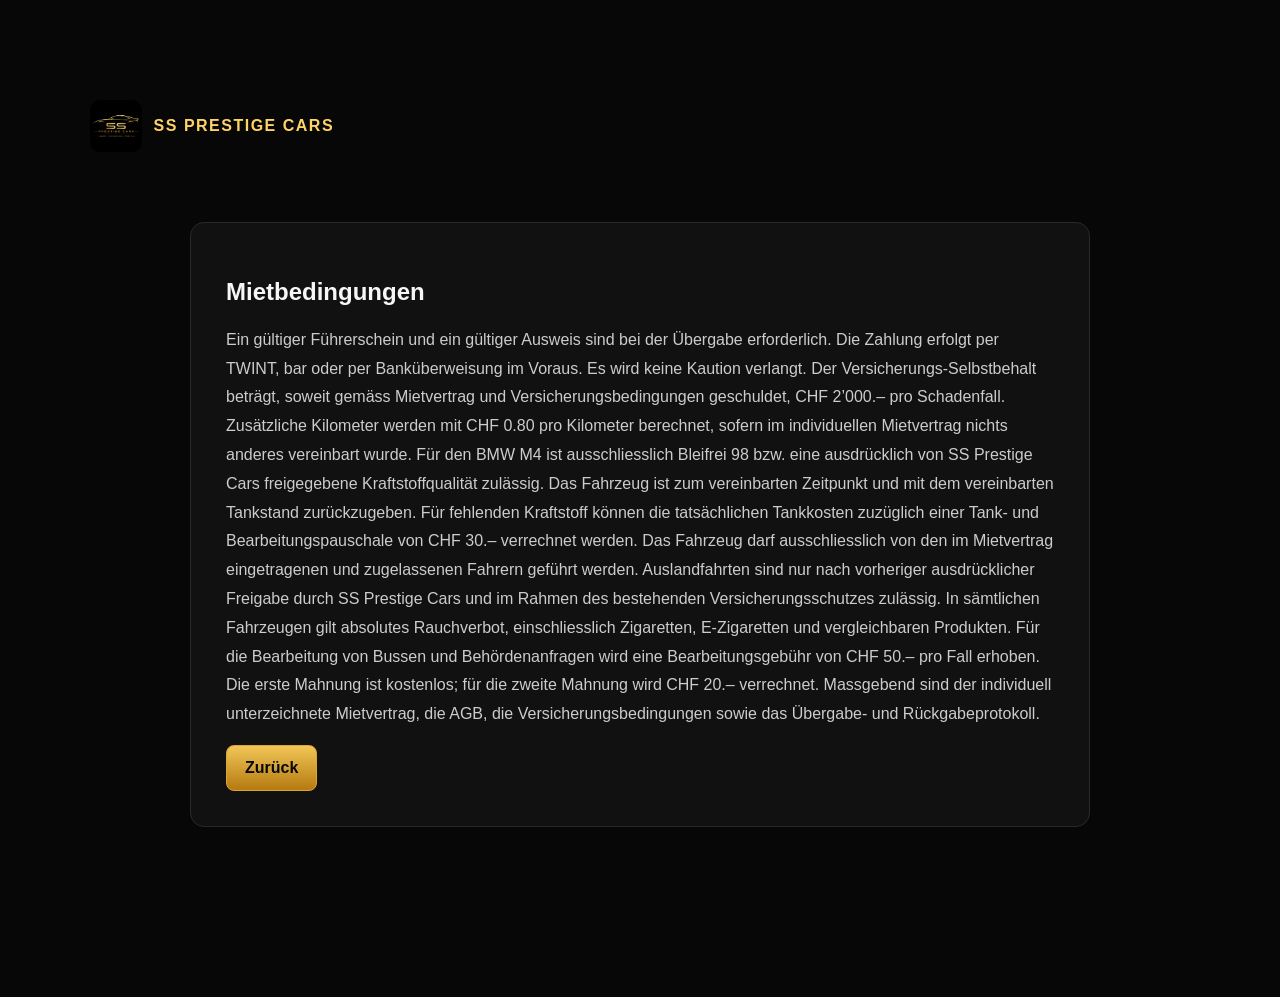
<file: mietbedingungen.html>
<!doctype html>
<html lang="de">
<head>
  <meta charset="utf-8">
  <meta name="viewport" content="width=device-width,initial-scale=1">
  <title>Mietbedingungen | SS Prestige Cars</title>
  <link rel="icon" href="assets/logo.png">
  <link rel="stylesheet" href="styles.css">
</head>
<body>
<main class="section">
  <a class="brand" href="index.html"><img src="assets/logo.png" alt="SS Prestige Cars Logo"><span>SS PRESTIGE CARS</span></a>
  <section style="max-width:900px;margin:70px auto;background:#111;border:1px solid #292929;border-radius:14px;padding:35px">
    <h1>Mietbedingungen</h1>
    <p style="line-height:1.8;color:#ccc">Ein gültiger Führerschein und ein gültiger Ausweis sind bei der Übergabe erforderlich. Die Zahlung erfolgt per TWINT, bar oder per Banküberweisung im Voraus. Es wird keine Kaution verlangt. Der Versicherungs-Selbstbehalt beträgt, soweit gemäss Mietvertrag und Versicherungsbedingungen geschuldet, CHF 2’000.– pro Schadenfall. Zusätzliche Kilometer werden mit CHF 0.80 pro Kilometer berechnet, sofern im individuellen Mietvertrag nichts anderes vereinbart wurde. Für den BMW M4 ist ausschliesslich Bleifrei 98 bzw. eine ausdrücklich von SS Prestige Cars freigegebene Kraftstoffqualität zulässig. Das Fahrzeug ist zum vereinbarten Zeitpunkt und mit dem vereinbarten Tankstand zurückzugeben. Für fehlenden Kraftstoff können die tatsächlichen Tankkosten zuzüglich einer Tank- und Bearbeitungspauschale von CHF 30.– verrechnet werden. Das Fahrzeug darf ausschliesslich von den im Mietvertrag eingetragenen und zugelassenen Fahrern geführt werden. Auslandfahrten sind nur nach vorheriger ausdrücklicher Freigabe durch SS Prestige Cars und im Rahmen des bestehenden Versicherungsschutzes zulässig. In sämtlichen Fahrzeugen gilt absolutes Rauchverbot, einschliesslich Zigaretten, E-Zigaretten und vergleichbaren Produkten. Für die Bearbeitung von Bussen und Behördenanfragen wird eine Bearbeitungsgebühr von CHF 50.– pro Fall erhoben. Die erste Mahnung ist kostenlos; für die zweite Mahnung wird CHF 20.– verrechnet. Massgebend sind der individuell unterzeichnete Mietvertrag, die AGB, die Versicherungsbedingungen sowie das Übergabe- und Rückgabeprotokoll.</p>
    <a class="button" href="index.html">Zurück</a>
  </section>
</main>
</body>
</html>
</file>
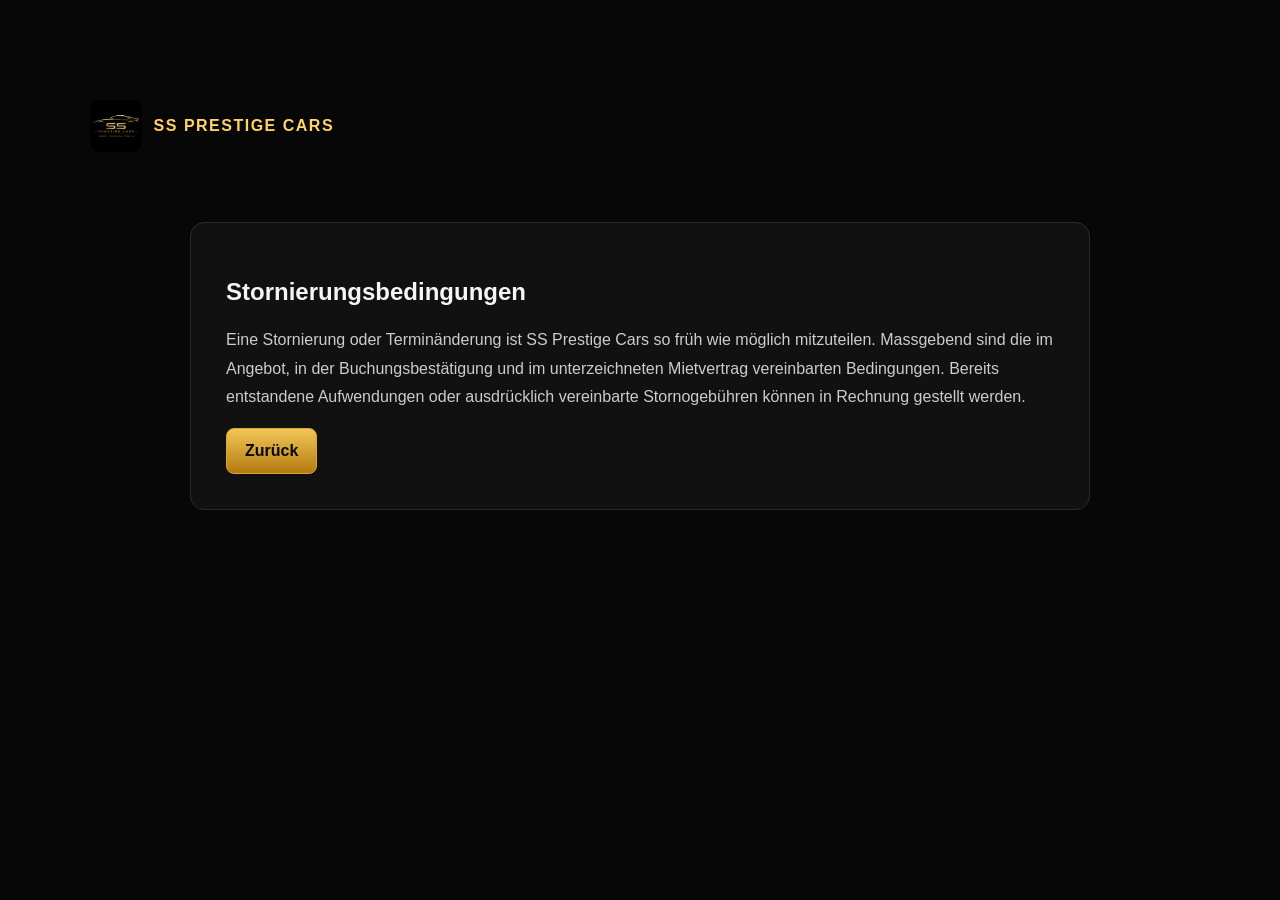
<file: stornierung.html>
<!doctype html><html lang="de"><head><meta charset="utf-8"><meta name="viewport" content="width=device-width"><title>Stornierung | SS Prestige Cars</title><link rel="stylesheet" href="styles.css"></head><body><main class="section"><a class="brand" href="index.html"><img src="assets/logo.png"><span>SS PRESTIGE CARS</span></a><section style="max-width:900px;margin:70px auto;background:#111;border:1px solid #292929;border-radius:14px;padding:35px"><h1>Stornierungsbedingungen</h1><p style="line-height:1.8;color:#ccc">Eine Stornierung oder Terminänderung ist SS Prestige Cars so früh wie möglich mitzuteilen. Massgebend sind die im Angebot, in der Buchungsbestätigung und im unterzeichneten Mietvertrag vereinbarten Bedingungen. Bereits entstandene Aufwendungen oder ausdrücklich vereinbarte Stornogebühren können in Rechnung gestellt werden.</p><a class="button" href="index.html">Zurück</a></section></main></body></html>
</file>
<file: styles.css>
:root{--bg:#070707;--panel:#111;--line:#292929;--text:#f6f6f6;--muted:#aaa;--gold:#daa72f;--gold2:#ffd365}*{box-sizing:border-box}html{scroll-behavior:smooth}body{margin:0;background:var(--bg);color:var(--text);font-family:-apple-system,BlinkMacSystemFont,"Segoe UI",Arial,sans-serif}.header{position:fixed;z-index:20;inset:0 0 auto;height:76px;background:#080808e8;border-bottom:1px solid #242424;display:flex;align-items:center;justify-content:space-between;padding:0 5vw;backdrop-filter:blur(15px)}.brand{display:flex;align-items:center;gap:12px;color:var(--gold2);text-decoration:none;font-weight:800;letter-spacing:1.5px}.brand img{width:52px;height:52px;border-radius:10px;object-fit:cover}.header nav{display:flex;gap:24px}.header nav a,footer a{color:#ddd;text-decoration:none}.header nav a:hover{color:var(--gold2)}.button{display:inline-block;border:1px solid var(--gold);background:linear-gradient(#f1c657,#b57a11);color:#080808;text-decoration:none;border-radius:8px;padding:13px 18px;font-weight:800;cursor:pointer}.button.outline{background:#0d0d0d;color:#fff}.button.compact{padding:9px 13px}.hero{min-height:100vh;position:relative;overflow:hidden;display:flex;align-items:center;padding:120px 7vw 70px;background:radial-gradient(circle at 70% 50%,#3a2c16 0,#151109 23%,#070707 59%)}.giant-ss{position:absolute;right:3vw;top:50%;transform:translateY(-50%);font-size:min(37vw,520px);font-weight:950;letter-spacing:-.09em;color:#ffffff08;line-height:.75}.hero-content{position:relative;z-index:2;max-width:780px}.eyebrow{color:var(--gold2);font-size:12px;letter-spacing:3px;font-weight:800}.hero h1{font-size:clamp(58px,8vw,112px);line-height:.92;margin:18px 0}.hero h1 span{color:var(--gold2)}.hero p{max-width:660px;color:#ccc;font-size:19px;line-height:1.7}.hero-actions{display:flex;gap:12px;margin:30px 0}.hero small{color:#777}.section{padding:100px 7vw}.section-heading{text-align:center;max-width:800px;margin:0 auto 45px}.section-heading h2,.sound-card h2,.request h2{font-size:clamp(36px,5vw,62px);margin:10px 0}.section-heading>p:last-child{color:var(--muted)}.vehicle-feature{display:grid;grid-template-columns:1.1fr .9fr;gap:38px;align-items:center;max-width:1350px;margin:auto}.vehicle-feature>img{width:100%;height:620px;object-fit:cover;border-radius:16px;border:1px solid var(--line)}.vehicle-copy h3{font-size:42px;margin:10px 0}.vehicle-copy>p{color:var(--muted);line-height:1.7}.spec-grid{display:grid;grid-template-columns:repeat(2,1fr);gap:12px;margin-top:25px}.spec-grid article{background:#111;border:1px solid #292929;border-radius:11px;padding:18px}.spec-grid article:last-child{grid-column:1/-1}.spec-grid span{display:block;color:#999;font-size:11px;text-transform:uppercase;letter-spacing:1px}.spec-grid strong{display:block;color:white;margin-top:8px;font-size:17px}.gallery{display:grid;grid-template-columns:repeat(3,1fr);gap:14px;max-width:1400px;margin:auto}.gallery-card{position:relative;overflow:hidden;border:1px solid #303030;border-radius:13px;padding:0;background:#111;cursor:pointer;min-height:280px}.gallery-card.main{grid-column:span 2;grid-row:span 2;min-height:575px}.gallery-card img{width:100%;height:100%;position:absolute;inset:0;object-fit:cover;transition:transform .45s ease}.gallery-card:hover img{transform:scale(1.045)}.gallery-card:after{content:"";position:absolute;inset:45% 0 0;background:linear-gradient(transparent,#000d)}.gallery-card span{position:absolute;z-index:2;left:20px;bottom:18px;color:#fff!important;font-size:16px;font-weight:700;text-shadow:0 2px 10px #000}.sound-section{padding-top:30px}.sound-card{max-width:1150px;margin:auto;background:linear-gradient(145deg,#151515,#0d0d0d);border:1px solid #453711;border-radius:16px;padding:45px;display:flex;justify-content:space-between;align-items:center;gap:40px}.sound-card p{color:var(--muted)}.audio-control{display:flex;align-items:center;gap:18px;min-width:420px}.audio-control button{width:70px;height:70px;border-radius:50%;border:1px solid var(--gold);background:var(--gold);font-size:23px;cursor:pointer}.wave{display:flex;align-items:center;gap:4px;height:55px}.wave i{display:block;width:4px;height:17px;background:var(--gold2);border-radius:3px;animation:wave .9s ease-in-out infinite alternate;animation-play-state:paused}.wave.playing i{animation-play-state:running}.wave i:nth-child(2n){height:35px;animation-delay:.12s}.wave i:nth-child(3n){height:50px;animation-delay:.27s}@keyframes wave{to{transform:scaleY(.35)}}.price-grid{display:grid;grid-template-columns:repeat(2,1fr);gap:22px;max-width:1050px;margin:auto}.price-card{position:relative;background:linear-gradient(145deg,#151515,#0d0d0d);border:1px solid var(--line);border-radius:15px;padding:30px}.price-card.featured{border-color:#85661d}.price-card h3{font-size:28px}.price-card ul{list-style:none;padding:0}.price-card li{display:flex;justify-content:space-between;padding:15px 0;border-bottom:1px solid #292929}.price-card strong{color:var(--gold2)}.badge{position:absolute;top:18px;right:18px;background:var(--gold2);color:#080808;padding:6px 9px;border-radius:6px;font-size:11px;font-weight:900}.request{display:grid;grid-template-columns:.8fr 1.2fr;gap:55px;align-items:start}.request-copy p{color:var(--muted);line-height:1.7}.request form{background:#111;border:1px solid #292929;border-radius:15px;padding:28px}.form-grid{display:grid;grid-template-columns:repeat(2,1fr);gap:16px}label{font-size:12px;color:#bbb}input,select,textarea{display:block;width:100%;margin-top:7px;background:#090909;border:1px solid #353535;border-radius:7px;color:#fff;padding:12px}.full{grid-column:1/-1}footer{padding:45px 7vw;border-top:1px solid #282828;display:flex;align-items:center;justify-content:space-between;gap:20px;color:#999}footer img{width:58px;border-radius:10px}footer div{display:flex;gap:16px}dialog{border:1px solid #5e4917;border-radius:14px;background:#080808;padding:12px;max-width:min(94vw,1500px)}dialog::backdrop{background:#000e}dialog img{display:block;max-width:88vw;max-height:84vh;border-radius:9px}dialog button{position:absolute;right:18px;top:15px;width:42px;height:42px;border-radius:50%;border:1px solid #555;background:#090909;color:#fff;font-size:25px;cursor:pointer}@media(max-width:1000px){.header nav{display:none}.vehicle-feature,.request{grid-template-columns:1fr}.gallery{grid-template-columns:repeat(2,1fr)}.gallery-card.main{grid-column:span 2}.sound-card{display:grid}.audio-control{min-width:0}.price-grid{grid-template-columns:1fr}}@media(max-width:600px){.header .button.compact{display:none}.hero-actions{flex-direction:column}.spec-grid,.form-grid,.gallery{grid-template-columns:1fr}.spec-grid article:last-child,.full,.gallery-card.main{grid-column:auto}.gallery-card.main{min-height:320px}.gallery-card{min-height:260px}.vehicle-feature>img{height:360px}.sound-card{padding:25px}.audio-control{flex-wrap:wrap}footer{flex-direction:column;text-align:center}}
.header-cta{display:flex;gap:10px;align-items:center}.whatsapp{display:inline-flex;align-items:center;justify-content:center;background:#25D366;color:#061b0d;text-decoration:none;border:1px solid #3ce47b;border-radius:8px;padding:13px 18px;font-weight:800}.whatsapp.compact{padding:9px 13px}.conditions-grid{display:grid;grid-template-columns:repeat(3,1fr);gap:14px;max-width:1200px;margin:auto}.conditions-grid article{background:linear-gradient(145deg,#151515,#0d0d0d);border:1px solid #292929;border-radius:13px;padding:22px}.conditions-grid span{display:block;color:#999;font-size:11px;text-transform:uppercase;letter-spacing:1px}.conditions-grid strong{display:block;color:#fff;font-size:20px;margin:9px 0}.conditions-grid p{color:#aaa;line-height:1.6;margin:0}.request-buttons{display:flex;gap:12px;flex-wrap:wrap;margin-top:18px}.whatsapp-float{position:fixed;z-index:30;right:22px;bottom:22px;width:58px;height:58px;border-radius:50%;display:flex;align-items:center;justify-content:center;background:#25D366;color:#061b0d;text-decoration:none;font-weight:900;box-shadow:0 12px 30px #0008;border:2px solid #68ef99}
@media(max-width:900px){.conditions-grid{grid-template-columns:repeat(2,1fr)}.header-cta .whatsapp{display:none}}
@media(max-width:600px){.conditions-grid{grid-template-columns:1fr}.request-buttons{flex-direction:column}.request-buttons>*{width:100%}}
footer{display:grid;grid-template-columns:1.3fr 1fr 1fr;align-items:start;gap:28px}.footer-brand{display:flex;align-items:flex-start;gap:14px}.footer-brand strong{color:var(--gold2);letter-spacing:1.4px}.footer-brand p{margin:6px 0;color:#ddd}.footer-brand small{color:#888}.footer-links{display:flex;flex-direction:column;gap:10px}.copyright{grid-column:1/-1;border-top:1px solid #282828;padding-top:20px;margin:5px 0 0;color:#777}
@media(max-width:800px){footer{grid-template-columns:1fr}.copyright{grid-column:auto}.footer-brand{justify-content:center}.footer-links{align-items:center}}


/* START ENGINE EXPERIENCE */
.premium-actions{
  align-items:center;
  flex-wrap:wrap;
}
.engine-hint{
  font-size:12px!important;
  color:#8f8f8f!important;
  margin-top:-12px;
}
.engine-button{
  --engine-size:112px;
  width:var(--engine-size);
  height:var(--engine-size);
  padding:0;
  border-radius:50%;
  border:1px solid #e3b23e;
  background:
    radial-gradient(circle at 35% 28%, #2c2c2c 0, #111 34%, #050505 69%),
    #080808;
  box-shadow:
    0 0 0 6px #151515,
    0 0 0 8px #5a4214,
    0 18px 40px #000b,
    inset 0 0 18px #000;
  color:#fff;
  cursor:pointer;
  transition:transform .22s ease, box-shadow .22s ease, border-color .22s ease;
  flex:0 0 auto;
}
.engine-button:hover{
  transform:translateY(-3px) scale(1.025);
  box-shadow:
    0 0 0 6px #171717,
    0 0 0 8px #d8a62f,
    0 20px 45px #000c,
    0 0 30px #d8a62f55,
    inset 0 0 18px #000;
}
.engine-button:active{transform:scale(.97)}
.engine-button.engine-on{
  border-color:#ffcc54;
  box-shadow:
    0 0 0 6px #181818,
    0 0 0 8px #f1c44f,
    0 0 42px #f0b93588,
    inset 0 0 22px #000;
  animation:enginePulse 1.25s ease-in-out infinite alternate;
}
@keyframes enginePulse{
  to{box-shadow:0 0 0 6px #181818,0 0 0 8px #f1c44f,0 0 65px #f0b935aa,inset 0 0 22px #000}
}
.engine-ring{
  display:flex;
  width:100%;
  height:100%;
  flex-direction:column;
  align-items:center;
  justify-content:center;
  border-radius:50%;
  letter-spacing:1.8px;
  line-height:1;
}
.engine-ring small{
  color:#cfcfcf;
  font-size:10px;
  font-style:normal;
}
.engine-ring strong{
  color:var(--gold2);
  font-size:15px;
  margin:5px 0;
}
.engine-ring em{
  font-style:normal;
  font-size:15px;
  color:#fff;
}
.engine-button.engine-on .engine-ring small::after{content:" / STOP"}
.engine-button.engine-on .engine-ring em{color:#ffcf5c}

.sound-stage{
  max-width:1250px;
  margin:auto;
  display:grid;
  grid-template-columns:1.25fr .75fr;
  border:1px solid #463712;
  border-radius:18px;
  overflow:hidden;
  background:#0d0d0d;
  box-shadow:0 28px 80px #0008;
}
.sound-image{
  position:relative;
  min-height:560px;
}
.sound-image img{
  position:absolute;
  inset:0;
  width:100%;
  height:100%;
  object-fit:cover;
}
.sound-overlay{
  position:absolute;
  inset:0;
  background:linear-gradient(90deg,#0001 10%,#000c 100%),linear-gradient(0deg,#000b,#0000 60%);
}
.sound-copy{
  position:absolute;
  z-index:2;
  left:38px;
  bottom:35px;
  max-width:550px;
}
.sound-copy h2{
  font-size:clamp(42px,6vw,78px);
  margin:8px 0;
}
.sound-copy p:last-child{color:#ddd}
.engine-console{
  display:flex;
  flex-direction:column;
  align-items:center;
  justify-content:center;
  gap:34px;
  padding:45px 28px;
  background:radial-gradient(circle at center,#2c2110 0,#111 38%,#080808 80%);
}
.engine-button-large{--engine-size:170px}
.engine-button-large .engine-ring small{font-size:12px}
.engine-button-large .engine-ring strong{font-size:23px;margin:8px 0}
.engine-button-large .engine-ring em{font-size:21px}
.sound-information{
  width:100%;
  display:flex;
  flex-direction:column;
  align-items:center;
  gap:18px;
  text-align:center;
}
.sound-information>span{
  color:var(--gold2);
  font-weight:800;
  letter-spacing:1px;
}
.sound-secondary{
  border:1px solid #4b4b4b;
  background:#101010;
  color:#ddd;
  border-radius:8px;
  padding:10px 14px;
  cursor:pointer;
}
.sound-secondary:hover{border-color:var(--gold);color:#fff}
.wave{display:flex;align-items:center;gap:5px;height:58px}
.wave i{
  display:block;
  width:5px;
  height:18px;
  background:linear-gradient(#ffe08a,#b77e14);
  border-radius:5px;
  animation:engineWave .62s ease-in-out infinite alternate;
  animation-play-state:paused;
}
.wave.playing i{animation-play-state:running}
.wave i:nth-child(2n){height:38px;animation-delay:.1s}
.wave i:nth-child(3n){height:55px;animation-delay:.2s}
.wave i:nth-child(4n){height:29px;animation-delay:.3s}
@keyframes engineWave{to{transform:scaleY(.28);opacity:.55}}

@media(max-width:1000px){
  .sound-stage{grid-template-columns:1fr}
  .sound-image{min-height:480px}
  .engine-console{padding:50px 25px}
}
@media(max-width:650px){
  .premium-actions{justify-content:flex-start}
  .engine-button{--engine-size:98px}
  .sound-image{min-height:390px}
  .sound-copy{left:22px;right:22px;bottom:22px}
  .engine-button-large{--engine-size:145px}
}

/* VIDEO TILE */
.video-card video{
  position:absolute;
  inset:0;
  width:100%;
  height:100%;
  object-fit:cover;
}
.video-card:before{
  content:"";
  position:absolute;
  inset:0;
  background:linear-gradient(#0002,#0009);
  z-index:1;
}
.video-play-icon{
  position:absolute;
  z-index:3;
  left:50%;
  top:50%;
  transform:translate(-50%,-50%);
  width:72px;
  height:72px;
  border-radius:50%;
  display:flex;
  align-items:center;
  justify-content:center;
  padding-left:5px;
  background:#d8a62f;
  color:#080808;
  border:2px solid #ffdc79;
  box-shadow:0 0 30px #d8a62f77;
  font-size:25px;
  transition:.25s ease;
}
.video-card:hover .video-play-icon{
  transform:translate(-50%,-50%) scale(1.08);
  box-shadow:0 0 45px #d8a62faa;
}
.video-card span{z-index:4}

.video-lightbox{
  padding:12px;
  background:#080808;
  border:1px solid #5e4917;
  border-radius:14px;
  max-width:min(92vw,900px);
}
.video-lightbox::backdrop{background:#000e}
.video-frame{
  width:min(78vw,760px);
  aspect-ratio:9/16;
  max-height:84vh;
  display:flex;
  align-items:center;
  justify-content:center;
  background:#000;
  border-radius:10px;
  overflow:hidden;
}
.video-frame video{
  width:100%;
  height:100%;
  object-fit:contain;
}
.video-lightbox>button{
  position:absolute;
  right:18px;
  top:15px;
  z-index:5;
  width:42px;
  height:42px;
  border-radius:50%;
  border:1px solid #555;
  background:#090909;
  color:#fff;
  font-size:25px;
  cursor:pointer;
}
@media(max-width:600px){
  .video-frame{width:82vw}
  .video-play-icon{width:62px;height:62px;font-size:22px}
}

.price-card li span small{display:block;color:#888;font-size:11px;margin-top:5px;font-weight:500}
</file>
